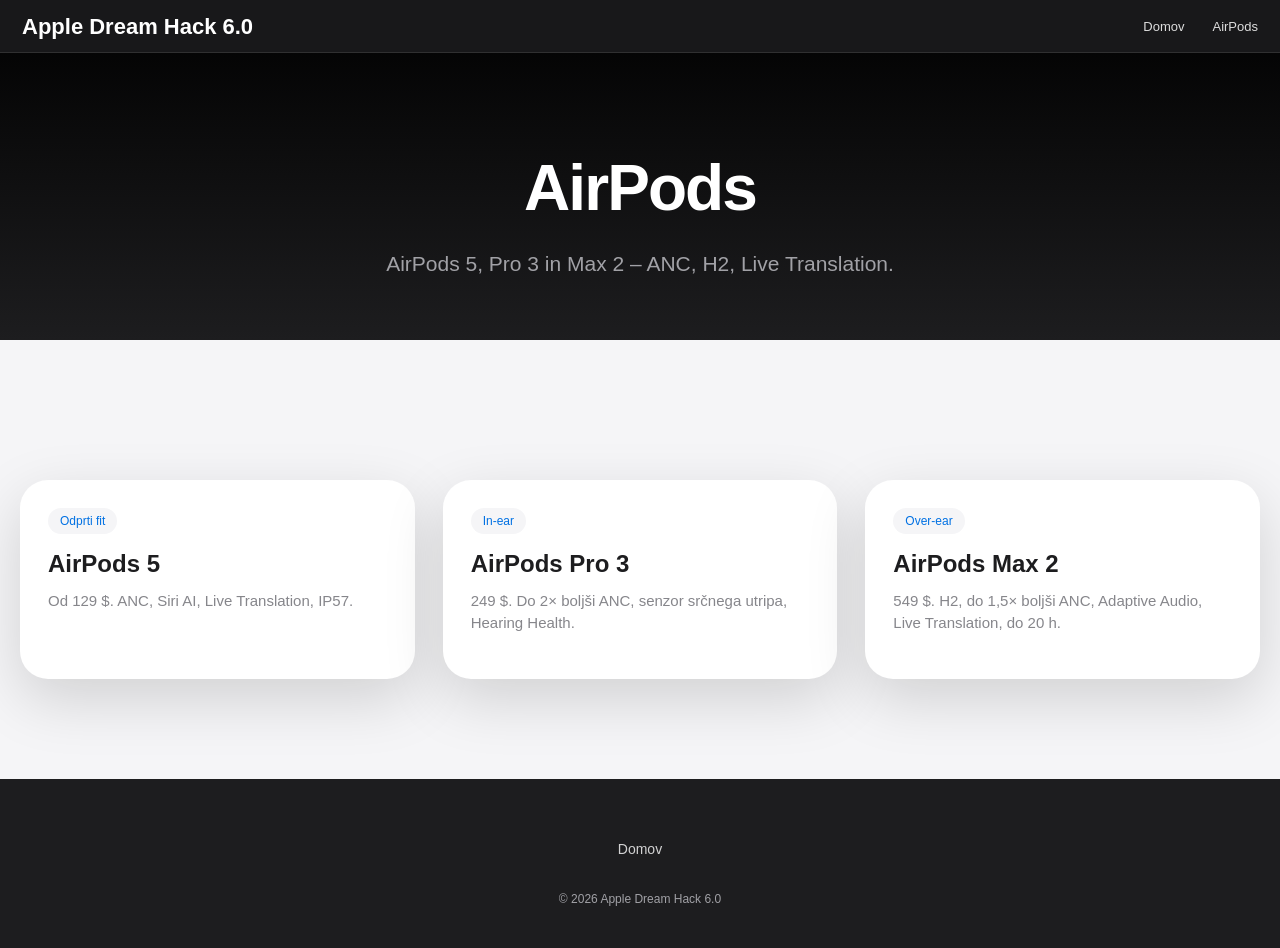
<file: airpods.html>
<!DOCTYPE html>
<html lang="sl">
<head>
  <meta charset="UTF-8">
  <meta name="viewport" content="width=device-width, initial-scale=1.0">
  <title>AirPods | Apple Dream Hack 6.0</title>
  <link rel="stylesheet" href="css/style.css">
</head>
<body>
  <nav class="nav"><div class="nav-inner"><a href="index.html" class="logo">Apple Dream Hack 6.0</a>
  <ul class="nav-links" id="navLinks"><li><a href="index.html">Domov</a></li><li><a href="airpods.html">AirPods</a></li></ul>
  <button class="nav-toggle" id="navToggle">☰</button></div></nav>
  <header class="page-header"><h1>AirPods</h1><p>AirPods 5, Pro 3 in Max 2 – ANC, H2, Live Translation.</p></header>
  <section class="section"><div class="product-grid fade-in">
  <div class="product-card"><div class="product-info"><span class="product-tag">Odprti fit</span><h3>AirPods 5</h3><p>Od 129 $. ANC, Siri AI, Live Translation, IP57.</p></div></div>
  <div class="product-card"><div class="product-info"><span class="product-tag">In-ear</span><h3>AirPods Pro 3</h3><p>249 $. Do 2× boljši ANC, senzor srčnega utripa, Hearing Health.</p></div></div>
  <div class="product-card"><div class="product-info"><span class="product-tag">Over-ear</span><h3>AirPods Max 2</h3><p>549 $. H2, do 1,5× boljši ANC, Adaptive Audio, Live Translation, do 20 h.</p></div></div>
  </div></section>
  <footer><div class="footer-links"><a href="index.html">Domov</a></div><p style="font-size:12px;margin-top:20px;">© 2026 Apple Dream Hack 6.0</p></footer>
  <script src="js/main.js"></script></body></html>
</file>
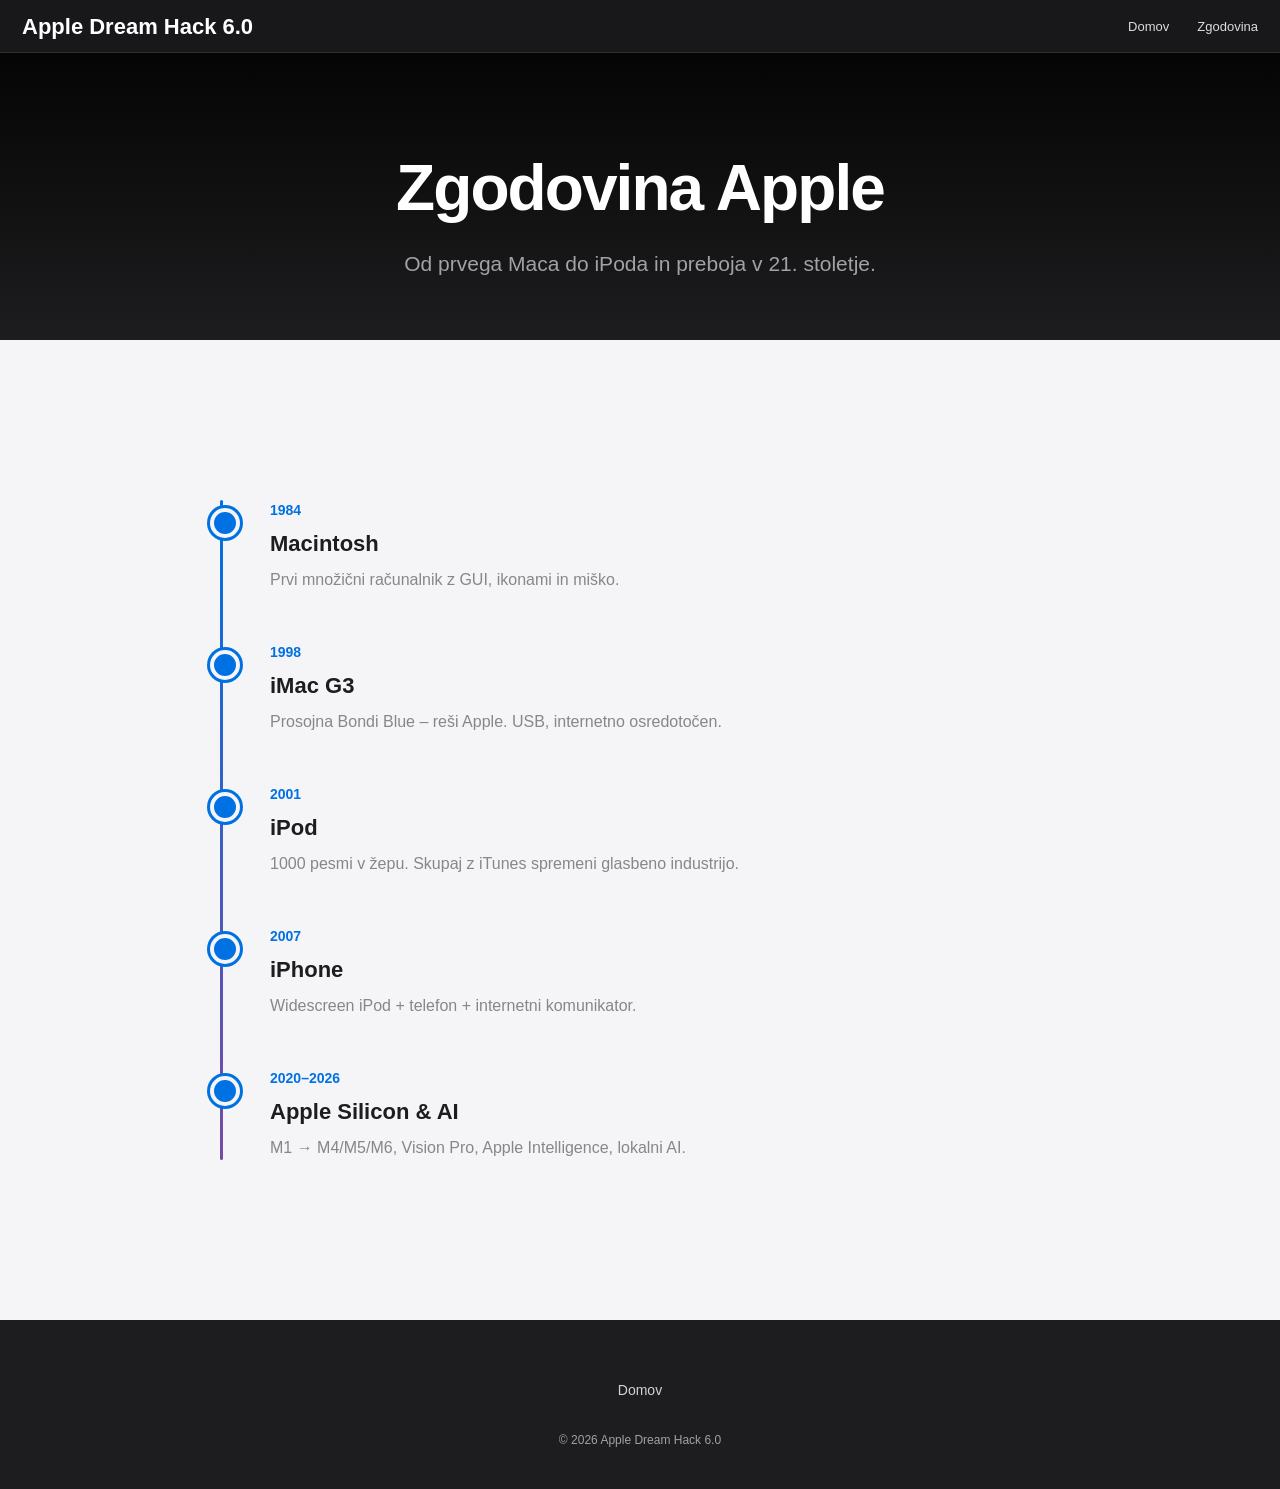
<file: zgodovina.html>
<!DOCTYPE html>
<html lang="sl">
<head>
  <meta charset="UTF-8">
  <meta name="viewport" content="width=device-width, initial-scale=1.0">
  <title>Zgodovina | Apple Dream Hack 6.0</title>
  <link rel="stylesheet" href="css/style.css">
</head>
<body>
  <nav class="nav"><div class="nav-inner"><a href="index.html" class="logo">Apple Dream Hack 6.0</a>
  <ul class="nav-links" id="navLinks"><li><a href="index.html">Domov</a></li><li><a href="zgodovina.html">Zgodovina</a></li></ul>
  <button class="nav-toggle" id="navToggle">☰</button></div></nav>
  <header class="page-header"><h1>Zgodovina Apple</h1><p>Od prvega Maca do iPoda in preboja v 21. stoletje.</p></header>
  <section class="section"><div class="timeline fade-in">
  <div class="timeline-item"><div class="timeline-year">1984</div><div class="timeline-content"><h4>Macintosh</h4><p>Prvi množični računalnik z GUI, ikonami in miško.</p></div></div>
  <div class="timeline-item"><div class="timeline-year">1998</div><div class="timeline-content"><h4>iMac G3</h4><p>Prosojna Bondi Blue – reši Apple. USB, internetno osredotočen.</p></div></div>
  <div class="timeline-item"><div class="timeline-year">2001</div><div class="timeline-content"><h4>iPod</h4><p>1000 pesmi v žepu. Skupaj z iTunes spremeni glasbeno industrijo.</p></div></div>
  <div class="timeline-item"><div class="timeline-year">2007</div><div class="timeline-content"><h4>iPhone</h4><p>Widescreen iPod + telefon + internetni komunikator.</p></div></div>
  <div class="timeline-item"><div class="timeline-year">2020–2026</div><div class="timeline-content"><h4>Apple Silicon & AI</h4><p>M1 → M4/M5/M6, Vision Pro, Apple Intelligence, lokalni AI.</p></div></div>
  </div></section>
  <footer><div class="footer-links"><a href="index.html">Domov</a></div><p style="font-size:12px;margin-top:20px;">© 2026 Apple Dream Hack 6.0</p></footer>
  <script src="js/main.js"></script></body></html>
</file>
<file: css/style.css>
/* Apple-inspired Design System - 2026 */
:root {
  --apple-black: #1d1d1f;
  --apple-gray: #86868b;
  --apple-light: #f5f5f7;
  --apple-white: #ffffff;
  --apple-blue: #0071e3;
  --apple-blue-hover: #0077ed;
  --gradient-1: linear-gradient(135deg, #667eea 0%, #764ba2 100%);
  --gradient-2: linear-gradient(135deg, #f093fb 0%, #f5576c 100%);
  --gradient-3: linear-gradient(135deg, #4facfe 0%, #00f2fe 100%);
  --gradient-4: linear-gradient(135deg, #43e97b 0%, #38f9d7 100%);
  --gradient-5: linear-gradient(135deg, #fa709a 0%, #fee140 100%);
  --shadow: 0 20px 60px rgba(0,0,0,0.15);
  --shadow-hover: 0 30px 80px rgba(0,0,0,0.25);
  --radius: 28px;
  --transition: all 0.4s cubic-bezier(0.25, 0.46, 0.45, 0.94);
}

* {
  margin: 0;
  padding: 0;
  box-sizing: border-box;
}

html {
  scroll-behavior: smooth;
}

body {
  font-family: -apple-system, BlinkMacSystemFont, "SF Pro Display", "SF Pro Text", "Helvetica Neue", Helvetica, Arial, sans-serif;
  background: var(--apple-light);
  color: var(--apple-black);
  line-height: 1.5;
  overflow-x: hidden;
}

/* Navigation */
.nav {
  position: fixed;
  top: 0;
  left: 0;
  right: 0;
  z-index: 1000;
  background: rgba(29, 29, 31, 0.85);
  backdrop-filter: saturate(180%) blur(20px);
  -webkit-backdrop-filter: saturate(180%) blur(20px);
  border-bottom: 1px solid rgba(255,255,255,0.1);
  transition: var(--transition);
}

.nav-inner {
  max-width: 1400px;
  margin: 0 auto;
  padding: 0 22px;
  display: flex;
  align-items: center;
  justify-content: space-between;
  height: 52px;
}

.logo {
  font-size: 22px;
  font-weight: 600;
  color: #fff;
  text-decoration: none;
  display: flex;
  align-items: center;
  gap: 8px;
}

.logo svg {
  width: 18px;
  height: 22px;
  fill: #fff;
}

.nav-links {
  display: flex;
  gap: 28px;
  list-style: none;
}

.nav-links a {
  color: rgba(255,255,255,0.85);
  text-decoration: none;
  font-size: 13px;
  font-weight: 400;
  transition: color 0.2s;
}

.nav-links a:hover {
  color: #fff;
}

.nav-toggle {
  display: none;
  background: none;
  border: none;
  color: #fff;
  font-size: 24px;
  cursor: pointer;
}

/* Hero */
.hero {
  min-height: 100vh;
  display: flex;
  align-items: center;
  justify-content: center;
  text-align: center;
  background: linear-gradient(180deg, #000 0%, #1d1d1f 50%, #2d2d30 100%);
  color: #fff;
  position: relative;
  overflow: hidden;
  padding-top: 52px;
}

.hero::before {
  content: '';
  position: absolute;
  width: 600px;
  height: 600px;
  background: radial-gradient(circle, rgba(0,113,227,0.3) 0%, transparent 70%);
  top: -100px;
  left: -100px;
  animation: float 12s ease-in-out infinite;
}

.hero::after {
  content: '';
  position: absolute;
  width: 500px;
  height: 500px;
  background: radial-gradient(circle, rgba(118,75,162,0.25) 0%, transparent 70%);
  bottom: -50px;
  right: -50px;
  animation: float 15s ease-in-out infinite reverse;
}

@keyframes float {
  0%, 100% { transform: translate(0,0); }
  50% { transform: translate(30px, 40px); }
}

.hero-content {
  position: relative;
  z-index: 2;
  max-width: 900px;
  padding: 40px 20px;
}

.hero h1 {
  font-size: clamp(48px, 8vw, 80px);
  font-weight: 700;
  letter-spacing: -0.03em;
  margin-bottom: 16px;
  background: linear-gradient(90deg, #fff, #a1a1a6);
  -webkit-background-clip: text;
  -webkit-text-fill-color: transparent;
  background-clip: text;
}

.hero p {
  font-size: clamp(18px, 3vw, 28px);
  color: #a1a1a6;
  margin-bottom: 40px;
  font-weight: 400;
}

.btn {
  display: inline-flex;
  align-items: center;
  gap: 8px;
  padding: 14px 28px;
  background: var(--apple-blue);
  color: #fff;
  text-decoration: none;
  border-radius: 980px;
  font-size: 17px;
  font-weight: 500;
  transition: var(--transition);
  border: none;
  cursor: pointer;
}

.btn:hover {
  background: var(--apple-blue-hover);
  transform: scale(1.03);
}

.btn-secondary {
  background: transparent;
  border: 1px solid rgba(255,255,255,0.4);
  margin-left: 12px;
}

.btn-secondary:hover {
  background: rgba(255,255,255,0.1);
  border-color: #fff;
}

/* Sections */
.section {
  padding: 100px 20px;
  max-width: 1400px;
  margin: 0 auto;
}

.section-dark {
  background: var(--apple-black);
  color: #fff;
  max-width: none;
  padding: 100px 20px;
}

.section-dark .section {
  max-width: 1400px;
  margin: 0 auto;
}

.section-title {
  font-size: clamp(36px, 5vw, 56px);
  font-weight: 700;
  letter-spacing: -0.02em;
  text-align: center;
  margin-bottom: 16px;
}

.section-subtitle {
  font-size: 21px;
  color: var(--apple-gray);
  text-align: center;
  max-width: 700px;
  margin: 0 auto 60px;
}

.section-dark .section-subtitle {
  color: #a1a1a6;
}

/* Product Grid */
.product-grid {
  display: grid;
  grid-template-columns: repeat(auto-fit, minmax(320px, 1fr));
  gap: 28px;
  margin-top: 40px;
}

.product-card {
  background: var(--apple-white);
  border-radius: var(--radius);
  overflow: hidden;
  box-shadow: var(--shadow);
  transition: var(--transition);
  cursor: pointer;
  position: relative;
}

.product-card:hover {
  transform: translateY(-12px);
  box-shadow: var(--shadow-hover);
}

.product-card img {
  width: 100%;
  height: 280px;
  object-fit: cover;
  transition: transform 0.6s cubic-bezier(0.25, 0.46, 0.45, 0.94);
}

.product-card:hover img {
  transform: scale(1.08);
}

.product-info {
  padding: 28px;
}

.product-info h3 {
  font-size: 24px;
  font-weight: 600;
  margin-bottom: 8px;
}

.product-info p {
  color: var(--apple-gray);
  font-size: 15px;
  margin-bottom: 16px;
}

.product-tag {
  display: inline-block;
  padding: 4px 12px;
  background: var(--apple-light);
  border-radius: 980px;
  font-size: 12px;
  font-weight: 500;
  color: var(--apple-blue);
  margin-bottom: 12px;
}

/* Feature blocks */
.feature-block {
  display: grid;
  grid-template-columns: 1fr 1fr;
  gap: 60px;
  align-items: center;
  margin-bottom: 100px;
}

.feature-block.reverse {
  direction: rtl;
}

.feature-block.reverse > * {
  direction: ltr;
}

.feature-text h2 {
  font-size: clamp(28px, 4vw, 42px);
  font-weight: 700;
  margin-bottom: 20px;
  letter-spacing: -0.02em;
}

.feature-text p {
  font-size: 17px;
  color: var(--apple-gray);
  margin-bottom: 16px;
  line-height: 1.6;
}

.feature-image {
  border-radius: var(--radius);
  overflow: hidden;
  box-shadow: var(--shadow);
  position: relative;
}

.feature-image img {
  width: 100%;
  height: auto;
  display: block;
  transition: transform 0.7s ease;
}

.feature-image:hover img {
  transform: scale(1.05);
}

/* Specs table */
.specs {
  background: var(--apple-white);
  border-radius: var(--radius);
  padding: 40px;
  margin: 40px 0;
  box-shadow: var(--shadow);
}

.specs h3 {
  font-size: 24px;
  margin-bottom: 24px;
}

.specs-grid {
  display: grid;
  grid-template-columns: repeat(auto-fit, minmax(200px, 1fr));
  gap: 24px;
}

.spec-item {
  padding: 16px;
  background: var(--apple-light);
  border-radius: 16px;
}

.spec-item strong {
  display: block;
  font-size: 13px;
  color: var(--apple-gray);
  margin-bottom: 4px;
  text-transform: uppercase;
  letter-spacing: 0.05em;
}

.spec-item span {
  font-size: 18px;
  font-weight: 600;
}

/* Timeline */
.timeline {
  position: relative;
  max-width: 900px;
  margin: 60px auto;
}

.timeline::before {
  content: '';
  position: absolute;
  left: 30px;
  top: 0;
  bottom: 0;
  width: 3px;
  background: linear-gradient(to bottom, var(--apple-blue), #764ba2);
  border-radius: 3px;
}

.timeline-item {
  position: relative;
  padding-left: 80px;
  margin-bottom: 50px;
}

.timeline-item::before {
  content: '';
  position: absolute;
  left: 20px;
  top: 8px;
  width: 22px;
  height: 22px;
  background: var(--apple-blue);
  border-radius: 50%;
  border: 4px solid var(--apple-light);
  box-shadow: 0 0 0 3px var(--apple-blue);
}

.timeline-year {
  font-size: 14px;
  font-weight: 600;
  color: var(--apple-blue);
  margin-bottom: 6px;
}

.timeline-content h4 {
  font-size: 22px;
  margin-bottom: 8px;
}

.timeline-content p {
  color: var(--apple-gray);
  font-size: 16px;
}

/* Color chips */
.color-chips {
  display: flex;
  gap: 12px;
  flex-wrap: wrap;
  margin: 20px 0;
}

.chip {
  width: 32px;
  height: 32px;
  border-radius: 50%;
  border: 2px solid rgba(0,0,0,0.1);
  cursor: pointer;
  transition: transform 0.2s;
}

.chip:hover {
  transform: scale(1.2);
}

/* Footer */
footer {
  background: var(--apple-black);
  color: #a1a1a6;
  padding: 60px 20px 40px;
  text-align: center;
}

footer a {
  color: #fff;
  text-decoration: none;
}

.footer-links {
  display: flex;
  justify-content: center;
  gap: 30px;
  flex-wrap: wrap;
  margin-bottom: 30px;
}

.footer-links a {
  font-size: 14px;
  opacity: 0.8;
  transition: opacity 0.2s;
}

.footer-links a:hover {
  opacity: 1;
}

/* Animations */
.fade-in {
  opacity: 0;
  transform: translateY(40px);
  transition: opacity 0.8s ease, transform 0.8s ease;
}

.fade-in.visible {
  opacity: 1;
  transform: translateY(0);
}

/* Responsive */
@media (max-width: 900px) {
  .nav-links {
    display: none;
    position: absolute;
    top: 52px;
    left: 0;
    right: 0;
    background: rgba(29,29,31,0.98);
    flex-direction: column;
    padding: 20px;
    gap: 16px;
  }
  .nav-links.open {
    display: flex;
  }
  .nav-toggle {
    display: block;
  }
  .feature-block {
    grid-template-columns: 1fr;
    gap: 30px;
  }
  .feature-block.reverse {
    direction: ltr;
  }
}

/* Page specific */
.page-header {
  padding: 140px 20px 60px;
  text-align: center;
  background: linear-gradient(180deg, #000 0%, #1d1d1f 100%);
  color: #fff;
}

.page-header h1 {
  font-size: clamp(40px, 6vw, 64px);
  font-weight: 700;
  letter-spacing: -0.03em;
  margin-bottom: 12px;
}

.page-header p {
  font-size: 21px;
  color: #a1a1a6;
  max-width: 600px;
  margin: 0 auto;
}

/* Image gallery with zoom */
.gallery {
  display: grid;
  grid-template-columns: repeat(auto-fit, minmax(280px, 1fr));
  gap: 20px;
  margin: 40px 0;
}

.gallery-item {
  border-radius: 20px;
  overflow: hidden;
  position: relative;
  aspect-ratio: 4/3;
  box-shadow: var(--shadow);
}

.gallery-item img {
  width: 100%;
  height: 100%;
  object-fit: cover;
  transition: transform 0.6s ease;
}

.gallery-item:hover img {
  transform: scale(1.1);
}

.gallery-item .caption {
  position: absolute;
  bottom: 0;
  left: 0;
  right: 0;
  padding: 20px;
  background: linear-gradient(transparent, rgba(0,0,0,0.8));
  color: #fff;
  font-size: 14px;
  font-weight: 500;
  transform: translateY(100%);
  transition: transform 0.3s ease;
}

.gallery-item:hover .caption {
  transform: translateY(0);
}

/* AI highlight */
.ai-badge {
  display: inline-flex;
  align-items: center;
  gap: 6px;
  background: linear-gradient(90deg, #667eea, #764ba2);
  color: #fff;
  padding: 6px 14px;
  border-radius: 980px;
  font-size: 13px;
  font-weight: 600;
  margin-bottom: 16px;
}

/* Cards row */
.cards-row {
  display: flex;
  gap: 20px;
  overflow-x: auto;
  padding: 20px 0;
  scroll-snap-type: x mandatory;
}

.cards-row .product-card {
  min-width: 300px;
  scroll-snap-align: start;
}
</file>
